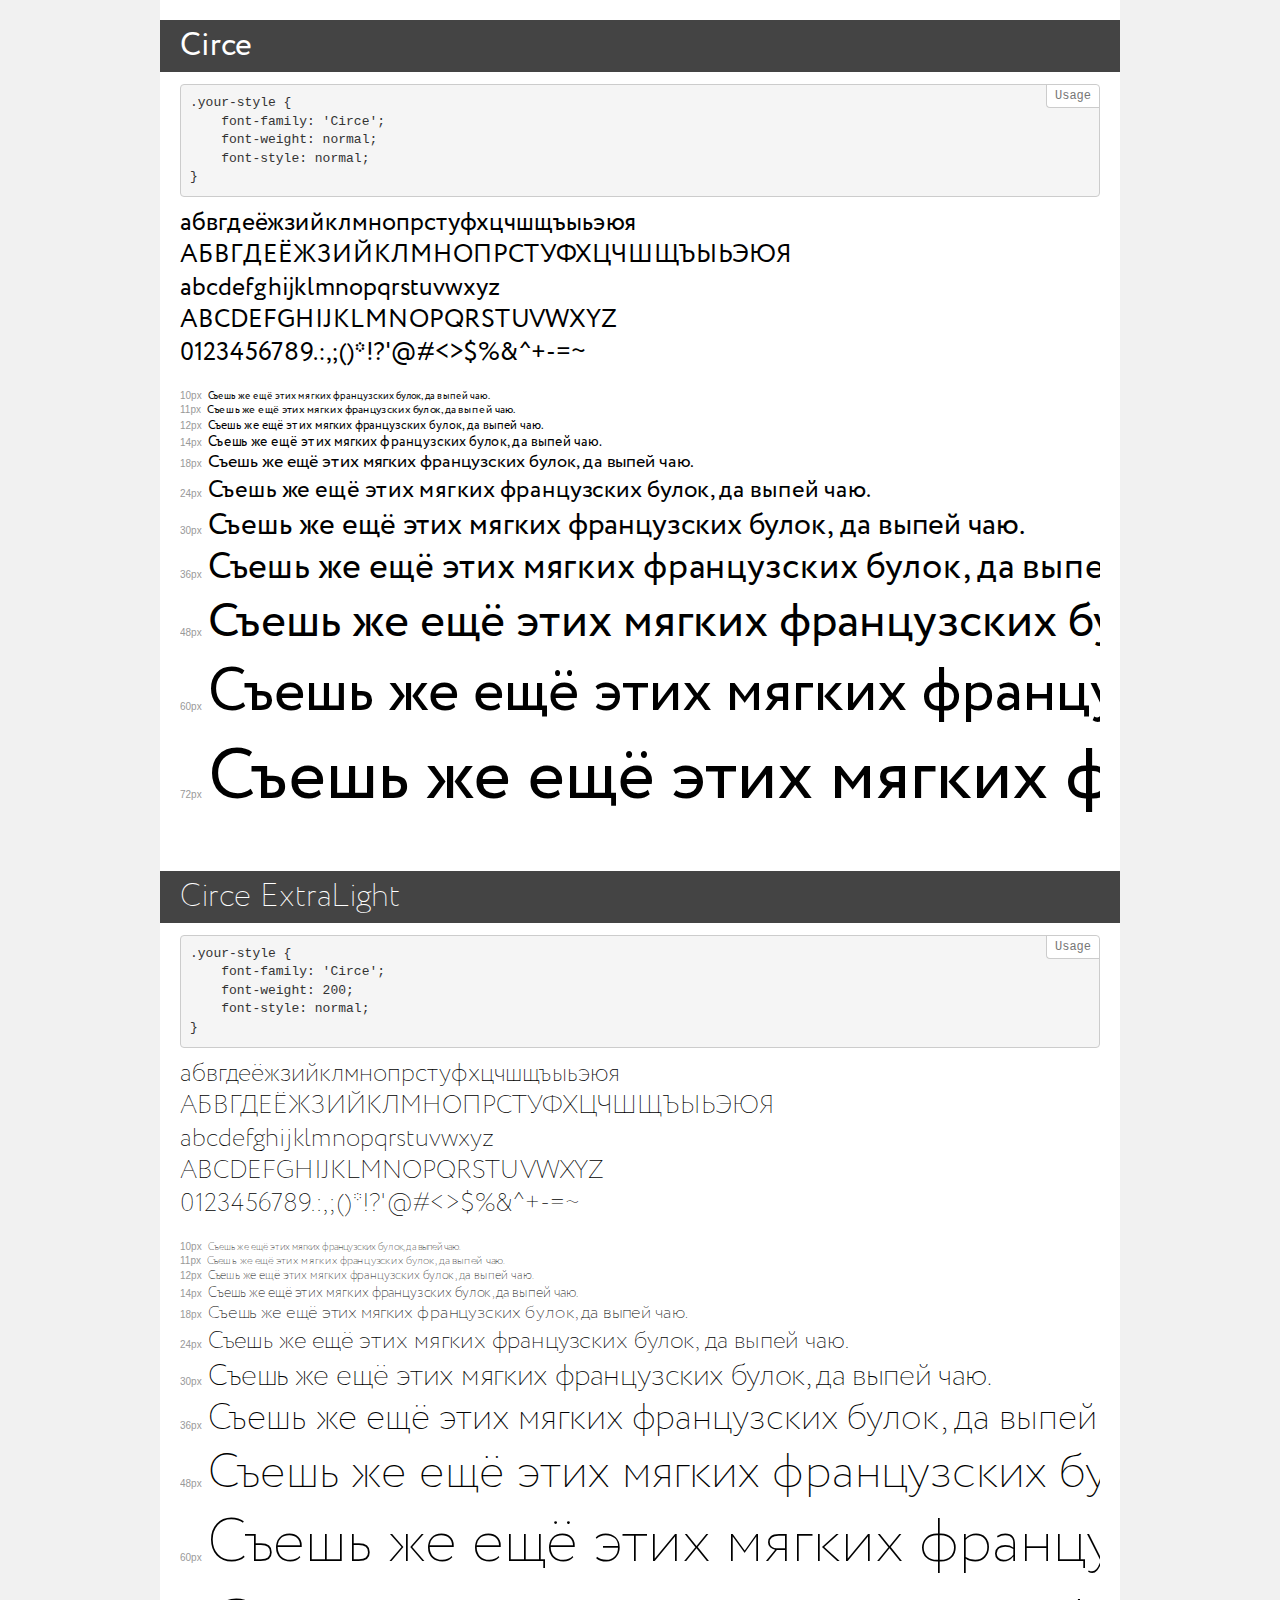
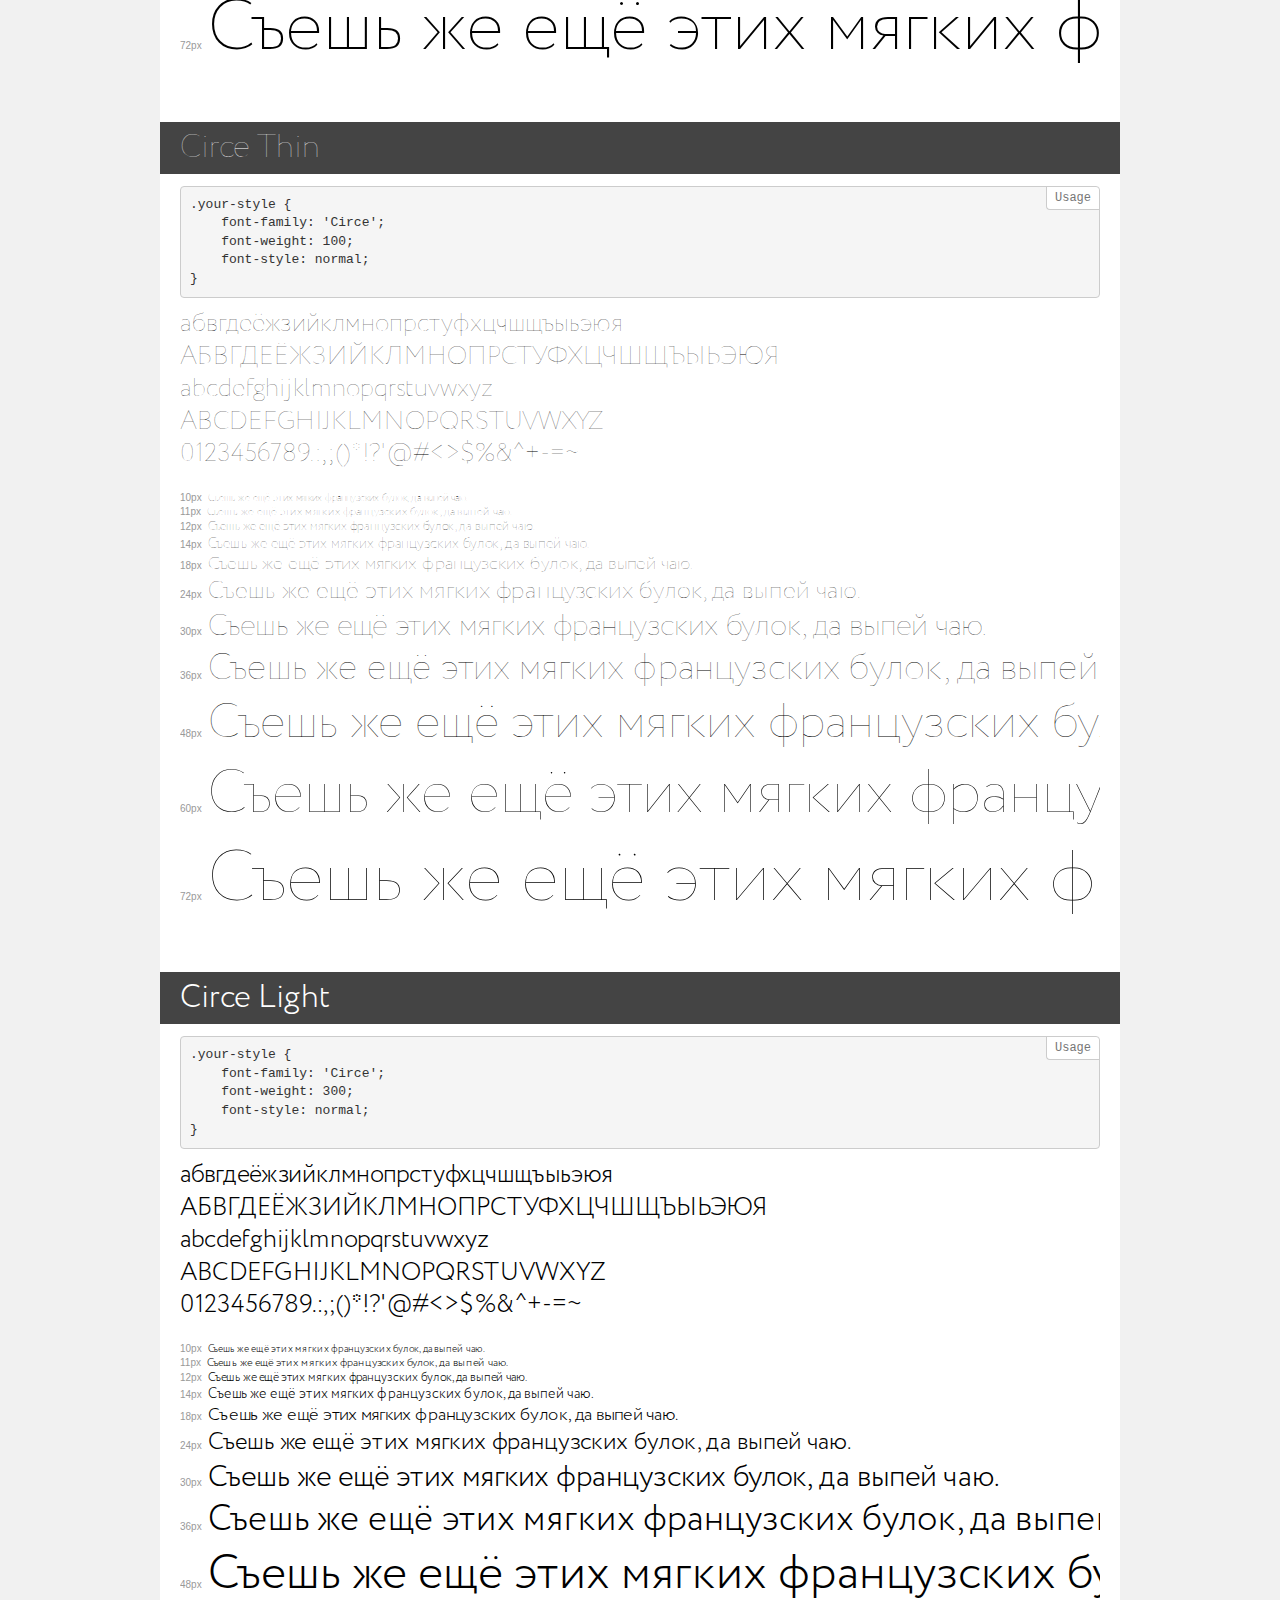
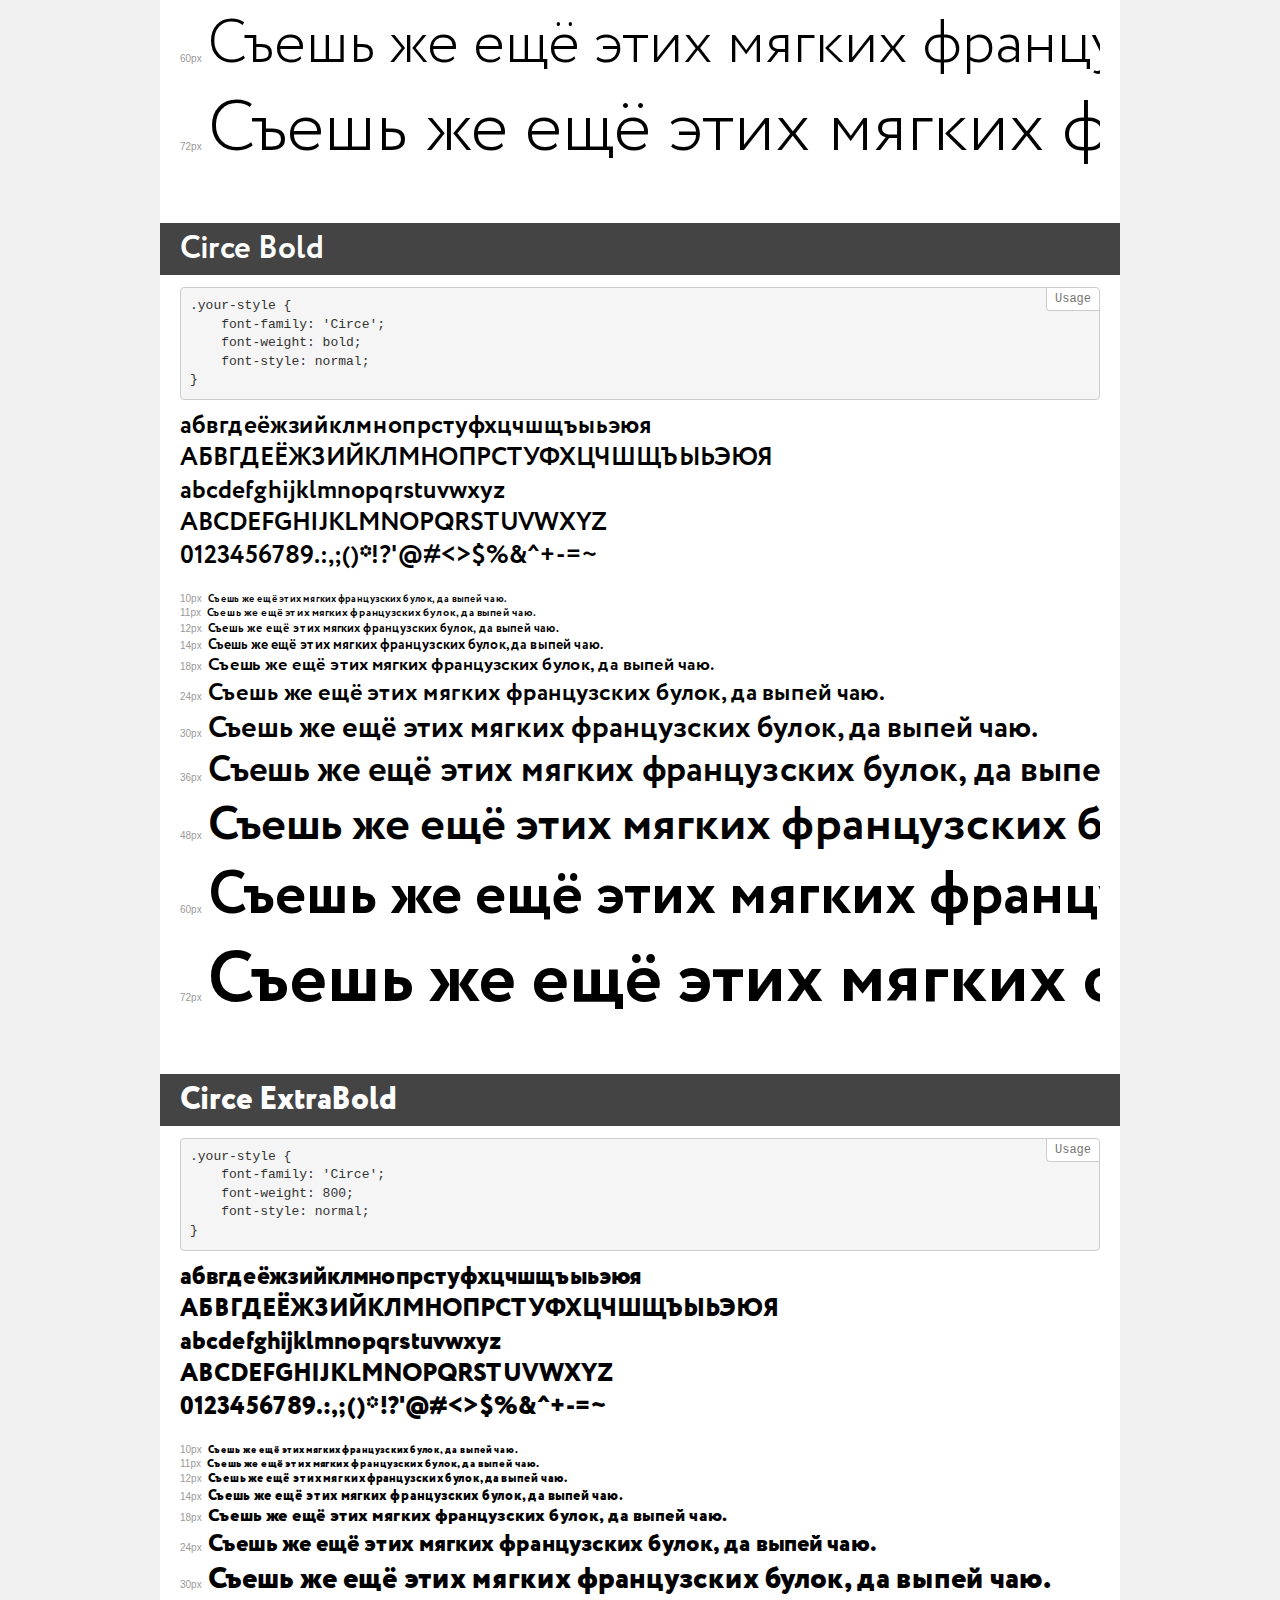
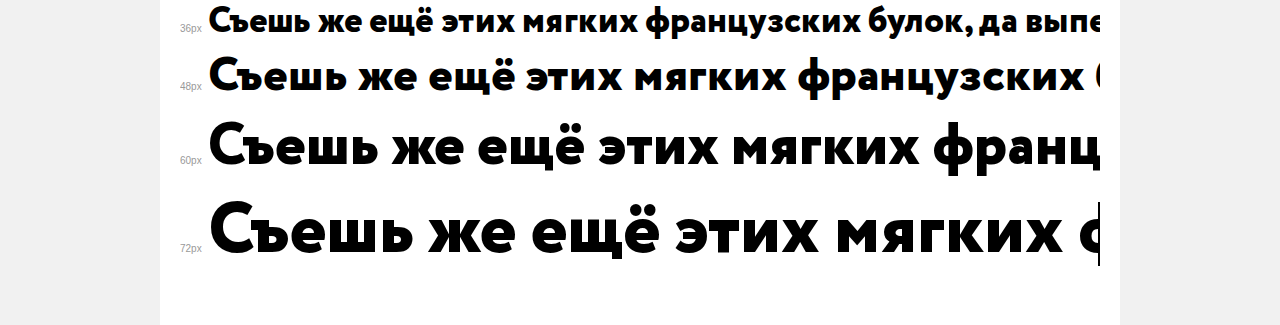
<file: assets/fonts/circe/demo.html>
<!DOCTYPE html>
<html>
<head>
	<meta charset="utf-8">
	<meta http-equiv="X-UA-Compatible" content="IE=edge">
	<meta name="viewport" content="width=device-width, initial-scale=1">
	<meta name="robots" content="noindex, noarchive">
	<title>Transfonter demo</title>
	<link href="stylesheet.css" rel="stylesheet">
	<style>
		/*
		http://meyerweb.com/eric/tools/css/reset/
		v2.0 | 20110126
		License: none (public domain)
		*/
		html, body, div, span, applet, object, iframe,
		h1, h2, h3, h4, h5, h6, p, blockquote, pre,
		a, abbr, acronym, address, big, cite, code,
		del, dfn, em, img, ins, kbd, q, s, samp,
		small, strike, strong, sub, sup, tt, var,
		b, u, i, center,
		dl, dt, dd, ol, ul, li,
		fieldset, form, label, legend,
		table, caption, tbody, tfoot, thead, tr, th, td,
		article, aside, canvas, details, embed,
		figure, figcaption, footer, header, hgroup,
		menu, nav, output, ruby, section, summary,
		time, mark, audio, video {
			margin: 0;
			padding: 0;
			border: 0;
			font-size: 100%;
			font: inherit;
			vertical-align: baseline;
		}
		/* HTML5 display-role reset for older browsers */
		article, aside, details, figcaption, figure,
		footer, header, hgroup, menu, nav, section {
			display: block;
		}
		body {
			line-height: 1;
		}
		ol, ul {
			list-style: none;
		}
		blockquote, q {
			quotes: none;
		}
		blockquote:before, blockquote:after,
		q:before, q:after {
			content: '';
			content: none;
		}
		table {
			border-collapse: collapse;
			border-spacing: 0;
		}
		/* common styles */
		body {
			background: #f1f1f1;
			color: #000;
		}
		.page {
			background: #fff;
			width: 920px;
			margin: 0 auto;
			padding: 20px 20px 0 20px;
			overflow: hidden;
		}
		.font-container {
			overflow-x: auto;
			overflow-y: hidden;
			margin-bottom: 40px;
			line-height: 1.3;
			white-space: nowrap;
			padding-bottom: 5px;
		}
		h1 {
			position: relative;
			background: #444;
			font-size: 32px;
			color: #fff;
			padding: 10px 20px;
			margin: 0 -20px 12px -20px;
		}
		.letters {
			font-size: 25px;
			margin-bottom: 20px;
		}
		.s10:before {
			content: '10px';
		}
		.s11:before {
			content: '11px';
		}
		.s12:before {
			content: '12px';
		}
		.s14:before {
			content: '14px';
		}
		.s18:before {
			content: '18px';
		}
		.s24:before {
			content: '24px';
		}
		.s30:before {
			content: '30px';
		}
		.s36:before {
			content: '36px';
		}
		.s48:before {
			content: '48px';
		}
		.s60:before {
			content: '60px';
		}
		.s72:before {
			content: '72px';
		}
		.s10:before, .s11:before, .s12:before, .s14:before,
		.s18:before, .s24:before, .s30:before, .s36:before,
		.s48:before, .s60:before, .s72:before {
			font-family: Arial, sans-serif;
			font-size: 10px;
			font-weight: normal;
			font-style: normal;
			color: #999;
			padding-right: 6px;
		}
		pre {
			display: block;
			position: relative;
			padding: 9px;
			margin: 0 0 10px;
			font-family: Monaco, Menlo, Consolas, "Courier New", monospace !important;
			font-size: 13px;
			line-height: 1.428571429;
			color: #333;
			font-weight: normal !important;
			font-style: normal !important;
			background-color: #f5f5f5;
			border: 1px solid #ccc;
			overflow-x: auto;
			border-radius: 4px;
		}
		pre:after {
			display: block;
			position: absolute;
			right: 0;
			top: 0;
			content: 'Usage';
			line-height: 1;
			padding: 5px 8px;
			font-size: 12px;
			color: #767676;
			background-color: #fff;
			border: 1px solid #ccc;
			border-right: none;
			border-top: none;
			border-radius: 0 4px 0 4px;
			z-index: 10;
		}
		/* responsive */
		@media (max-width: 959px) {
			.page {
				width: auto;
				margin: 0;
			}
		}
	</style>
</head>
<body>
<div class="page">
	<div class="demo" style="font-family: 'Circe'; font-weight: normal; font-style: normal;">
		<h1>Circe</h1>
		<pre>.your-style {
    font-family: 'Circe';
    font-weight: normal;
    font-style: normal;
}</pre>
		<div class="font-container">
			<p class="letters">
				абвгдеёжзийклмнопрстуфхцчшщъыьэюя <br />
				АБВГДЕЁЖЗИЙКЛМНОПРСТУФХЦЧШЩЪЫЬЭЮЯ <br />
				abcdefghijklmnopqrstuvwxyz <br />
				ABCDEFGHIJKLMNOPQRSTUVWXYZ <br />				0123456789.:,;()*!?'@#<>$%&^+-=~
			</p>
			<p class="s10" style="font-size: 10px;">Съешь же ещё этих мягких французских булок, да выпей чаю.</p>
			<p class="s11" style="font-size: 11px;">Съешь же ещё этих мягких французских булок, да выпей чаю.</p>
			<p class="s12" style="font-size: 12px;">Съешь же ещё этих мягких французских булок, да выпей чаю.</p>
			<p class="s14" style="font-size: 14px;">Съешь же ещё этих мягких французских булок, да выпей чаю.</p>
			<p class="s18" style="font-size: 18px;">Съешь же ещё этих мягких французских булок, да выпей чаю.</p>
			<p class="s24" style="font-size: 24px;">Съешь же ещё этих мягких французских булок, да выпей чаю.</p>
			<p class="s30" style="font-size: 30px;">Съешь же ещё этих мягких французских булок, да выпей чаю.</p>
			<p class="s36" style="font-size: 36px;">Съешь же ещё этих мягких французских булок, да выпей чаю.</p>
			<p class="s48" style="font-size: 48px;">Съешь же ещё этих мягких французских булок, да выпей чаю.</p>
			<p class="s60" style="font-size: 60px;">Съешь же ещё этих мягких французских булок, да выпей чаю.</p>
			<p class="s72" style="font-size: 72px;">Съешь же ещё этих мягких французских булок, да выпей чаю.</p>
		</div>
	</div>
	<div class="demo" style="font-family: 'Circe'; font-weight: 200; font-style: normal;">
		<h1>Circe ExtraLight</h1>
		<pre>.your-style {
    font-family: 'Circe';
    font-weight: 200;
    font-style: normal;
}</pre>
		<div class="font-container">
			<p class="letters">
				абвгдеёжзийклмнопрстуфхцчшщъыьэюя <br />
				АБВГДЕЁЖЗИЙКЛМНОПРСТУФХЦЧШЩЪЫЬЭЮЯ <br />
				abcdefghijklmnopqrstuvwxyz <br />
				ABCDEFGHIJKLMNOPQRSTUVWXYZ <br />				0123456789.:,;()*!?'@#<>$%&^+-=~
			</p>
			<p class="s10" style="font-size: 10px;">Съешь же ещё этих мягких французских булок, да выпей чаю.</p>
			<p class="s11" style="font-size: 11px;">Съешь же ещё этих мягких французских булок, да выпей чаю.</p>
			<p class="s12" style="font-size: 12px;">Съешь же ещё этих мягких французских булок, да выпей чаю.</p>
			<p class="s14" style="font-size: 14px;">Съешь же ещё этих мягких французских булок, да выпей чаю.</p>
			<p class="s18" style="font-size: 18px;">Съешь же ещё этих мягких французских булок, да выпей чаю.</p>
			<p class="s24" style="font-size: 24px;">Съешь же ещё этих мягких французских булок, да выпей чаю.</p>
			<p class="s30" style="font-size: 30px;">Съешь же ещё этих мягких французских булок, да выпей чаю.</p>
			<p class="s36" style="font-size: 36px;">Съешь же ещё этих мягких французских булок, да выпей чаю.</p>
			<p class="s48" style="font-size: 48px;">Съешь же ещё этих мягких французских булок, да выпей чаю.</p>
			<p class="s60" style="font-size: 60px;">Съешь же ещё этих мягких французских булок, да выпей чаю.</p>
			<p class="s72" style="font-size: 72px;">Съешь же ещё этих мягких французских булок, да выпей чаю.</p>
		</div>
	</div>
	<div class="demo" style="font-family: 'Circe'; font-weight: 100; font-style: normal;">
		<h1>Circe Thin</h1>
		<pre>.your-style {
    font-family: 'Circe';
    font-weight: 100;
    font-style: normal;
}</pre>
		<div class="font-container">
			<p class="letters">
				абвгдеёжзийклмнопрстуфхцчшщъыьэюя <br />
				АБВГДЕЁЖЗИЙКЛМНОПРСТУФХЦЧШЩЪЫЬЭЮЯ <br />
				abcdefghijklmnopqrstuvwxyz <br />
				ABCDEFGHIJKLMNOPQRSTUVWXYZ <br />				0123456789.:,;()*!?'@#<>$%&^+-=~
			</p>
			<p class="s10" style="font-size: 10px;">Съешь же ещё этих мягких французских булок, да выпей чаю.</p>
			<p class="s11" style="font-size: 11px;">Съешь же ещё этих мягких французских булок, да выпей чаю.</p>
			<p class="s12" style="font-size: 12px;">Съешь же ещё этих мягких французских булок, да выпей чаю.</p>
			<p class="s14" style="font-size: 14px;">Съешь же ещё этих мягких французских булок, да выпей чаю.</p>
			<p class="s18" style="font-size: 18px;">Съешь же ещё этих мягких французских булок, да выпей чаю.</p>
			<p class="s24" style="font-size: 24px;">Съешь же ещё этих мягких французских булок, да выпей чаю.</p>
			<p class="s30" style="font-size: 30px;">Съешь же ещё этих мягких французских булок, да выпей чаю.</p>
			<p class="s36" style="font-size: 36px;">Съешь же ещё этих мягких французских булок, да выпей чаю.</p>
			<p class="s48" style="font-size: 48px;">Съешь же ещё этих мягких французских булок, да выпей чаю.</p>
			<p class="s60" style="font-size: 60px;">Съешь же ещё этих мягких французских булок, да выпей чаю.</p>
			<p class="s72" style="font-size: 72px;">Съешь же ещё этих мягких французских булок, да выпей чаю.</p>
		</div>
	</div>
	<div class="demo" style="font-family: 'Circe'; font-weight: 300; font-style: normal;">
		<h1>Circe Light</h1>
		<pre>.your-style {
    font-family: 'Circe';
    font-weight: 300;
    font-style: normal;
}</pre>
		<div class="font-container">
			<p class="letters">
				абвгдеёжзийклмнопрстуфхцчшщъыьэюя <br />
				АБВГДЕЁЖЗИЙКЛМНОПРСТУФХЦЧШЩЪЫЬЭЮЯ <br />
				abcdefghijklmnopqrstuvwxyz <br />
				ABCDEFGHIJKLMNOPQRSTUVWXYZ <br />				0123456789.:,;()*!?'@#<>$%&^+-=~
			</p>
			<p class="s10" style="font-size: 10px;">Съешь же ещё этих мягких французских булок, да выпей чаю.</p>
			<p class="s11" style="font-size: 11px;">Съешь же ещё этих мягких французских булок, да выпей чаю.</p>
			<p class="s12" style="font-size: 12px;">Съешь же ещё этих мягких французских булок, да выпей чаю.</p>
			<p class="s14" style="font-size: 14px;">Съешь же ещё этих мягких французских булок, да выпей чаю.</p>
			<p class="s18" style="font-size: 18px;">Съешь же ещё этих мягких французских булок, да выпей чаю.</p>
			<p class="s24" style="font-size: 24px;">Съешь же ещё этих мягких французских булок, да выпей чаю.</p>
			<p class="s30" style="font-size: 30px;">Съешь же ещё этих мягких французских булок, да выпей чаю.</p>
			<p class="s36" style="font-size: 36px;">Съешь же ещё этих мягких французских булок, да выпей чаю.</p>
			<p class="s48" style="font-size: 48px;">Съешь же ещё этих мягких французских булок, да выпей чаю.</p>
			<p class="s60" style="font-size: 60px;">Съешь же ещё этих мягких французских булок, да выпей чаю.</p>
			<p class="s72" style="font-size: 72px;">Съешь же ещё этих мягких французских булок, да выпей чаю.</p>
		</div>
	</div>
	<div class="demo" style="font-family: 'Circe'; font-weight: bold; font-style: normal;">
		<h1>Circe Bold</h1>
		<pre>.your-style {
    font-family: 'Circe';
    font-weight: bold;
    font-style: normal;
}</pre>
		<div class="font-container">
			<p class="letters">
				абвгдеёжзийклмнопрстуфхцчшщъыьэюя <br />
				АБВГДЕЁЖЗИЙКЛМНОПРСТУФХЦЧШЩЪЫЬЭЮЯ <br />
				abcdefghijklmnopqrstuvwxyz <br />
				ABCDEFGHIJKLMNOPQRSTUVWXYZ <br />				0123456789.:,;()*!?'@#<>$%&^+-=~
			</p>
			<p class="s10" style="font-size: 10px;">Съешь же ещё этих мягких французских булок, да выпей чаю.</p>
			<p class="s11" style="font-size: 11px;">Съешь же ещё этих мягких французских булок, да выпей чаю.</p>
			<p class="s12" style="font-size: 12px;">Съешь же ещё этих мягких французских булок, да выпей чаю.</p>
			<p class="s14" style="font-size: 14px;">Съешь же ещё этих мягких французских булок, да выпей чаю.</p>
			<p class="s18" style="font-size: 18px;">Съешь же ещё этих мягких французских булок, да выпей чаю.</p>
			<p class="s24" style="font-size: 24px;">Съешь же ещё этих мягких французских булок, да выпей чаю.</p>
			<p class="s30" style="font-size: 30px;">Съешь же ещё этих мягких французских булок, да выпей чаю.</p>
			<p class="s36" style="font-size: 36px;">Съешь же ещё этих мягких французских булок, да выпей чаю.</p>
			<p class="s48" style="font-size: 48px;">Съешь же ещё этих мягких французских булок, да выпей чаю.</p>
			<p class="s60" style="font-size: 60px;">Съешь же ещё этих мягких французских булок, да выпей чаю.</p>
			<p class="s72" style="font-size: 72px;">Съешь же ещё этих мягких французских булок, да выпей чаю.</p>
		</div>
	</div>
	<div class="demo" style="font-family: 'Circe'; font-weight: 800; font-style: normal;">
		<h1>Circe ExtraBold</h1>
		<pre>.your-style {
    font-family: 'Circe';
    font-weight: 800;
    font-style: normal;
}</pre>
		<div class="font-container">
			<p class="letters">
				абвгдеёжзийклмнопрстуфхцчшщъыьэюя <br />
				АБВГДЕЁЖЗИЙКЛМНОПРСТУФХЦЧШЩЪЫЬЭЮЯ <br />
				abcdefghijklmnopqrstuvwxyz <br />
				ABCDEFGHIJKLMNOPQRSTUVWXYZ <br />				0123456789.:,;()*!?'@#<>$%&^+-=~
			</p>
			<p class="s10" style="font-size: 10px;">Съешь же ещё этих мягких французских булок, да выпей чаю.</p>
			<p class="s11" style="font-size: 11px;">Съешь же ещё этих мягких французских булок, да выпей чаю.</p>
			<p class="s12" style="font-size: 12px;">Съешь же ещё этих мягких французских булок, да выпей чаю.</p>
			<p class="s14" style="font-size: 14px;">Съешь же ещё этих мягких французских булок, да выпей чаю.</p>
			<p class="s18" style="font-size: 18px;">Съешь же ещё этих мягких французских булок, да выпей чаю.</p>
			<p class="s24" style="font-size: 24px;">Съешь же ещё этих мягких французских булок, да выпей чаю.</p>
			<p class="s30" style="font-size: 30px;">Съешь же ещё этих мягких французских булок, да выпей чаю.</p>
			<p class="s36" style="font-size: 36px;">Съешь же ещё этих мягких французских булок, да выпей чаю.</p>
			<p class="s48" style="font-size: 48px;">Съешь же ещё этих мягких французских булок, да выпей чаю.</p>
			<p class="s60" style="font-size: 60px;">Съешь же ещё этих мягких французских булок, да выпей чаю.</p>
			<p class="s72" style="font-size: 72px;">Съешь же ещё этих мягких французских булок, да выпей чаю.</p>
		</div>
	</div>
</div>
</body>
</html>
</file>
<file: assets/fonts/circe/stylesheet.css>
/* This stylesheet generated by Transfonter (https://transfonter.org) on June 26, 2017 11:20 AM */

@font-face {
	font-family: 'Circe';
	src: url('Circe-Regular.eot');
	src: local('Circe'), local('Circe-Regular'),
		url('Circe-Regular.eot?#iefix') format('embedded-opentype'),
		url('Circe-Regular.woff') format('woff'),
		url('Circe-Regular.ttf') format('truetype');
	font-weight: normal;
	font-style: normal;
}

@font-face {
	font-family: 'Circe';
	src: url('Circe-ExtraLight.eot');
	src: local('Circe ExtraLight'), local('Circe-ExtraLight'),
		url('Circe-ExtraLight.eot?#iefix') format('embedded-opentype'),
		url('Circe-ExtraLight.woff') format('woff'),
		url('Circe-ExtraLight.ttf') format('truetype');
	font-weight: 200;
	font-style: normal;
}

@font-face {
	font-family: 'Circe';
	src: url('Circe-Thin.eot');
	src: local('Circe Thin'), local('Circe-Thin'),
		url('Circe-Thin.eot?#iefix') format('embedded-opentype'),
		url('Circe-Thin.woff') format('woff'),
		url('Circe-Thin.ttf') format('truetype');
	font-weight: 100;
	font-style: normal;
}

@font-face {
	font-family: 'Circe';
	src: url('Circe-Light.eot');
	src: local('Circe Light'), local('Circe-Light'),
		url('Circe-Light.eot?#iefix') format('embedded-opentype'),
		url('Circe-Light.woff') format('woff'),
		url('Circe-Light.ttf') format('truetype');
	font-weight: 300;
	font-style: normal;
}

@font-face {
	font-family: 'Circe';
	src: url('Circe-Bold.eot');
	src: local('Circe Bold'), local('Circe-Bold'),
		url('Circe-Bold.eot?#iefix') format('embedded-opentype'),
		url('Circe-Bold.woff') format('woff'),
		url('Circe-Bold.ttf') format('truetype');
	font-weight: bold;
	font-style: normal;
}

@font-face {
	font-family: 'Circe';
	src: url('Circe-ExtraBold.eot');
	src: local('Circe ExtraBold'), local('Circe-ExtraBold'),
		url('Circe-ExtraBold.eot?#iefix') format('embedded-opentype'),
		url('Circe-ExtraBold.woff') format('woff'),
		url('Circe-ExtraBold.ttf') format('truetype');
	font-weight: 800;
	font-style: normal;
}
</file>
